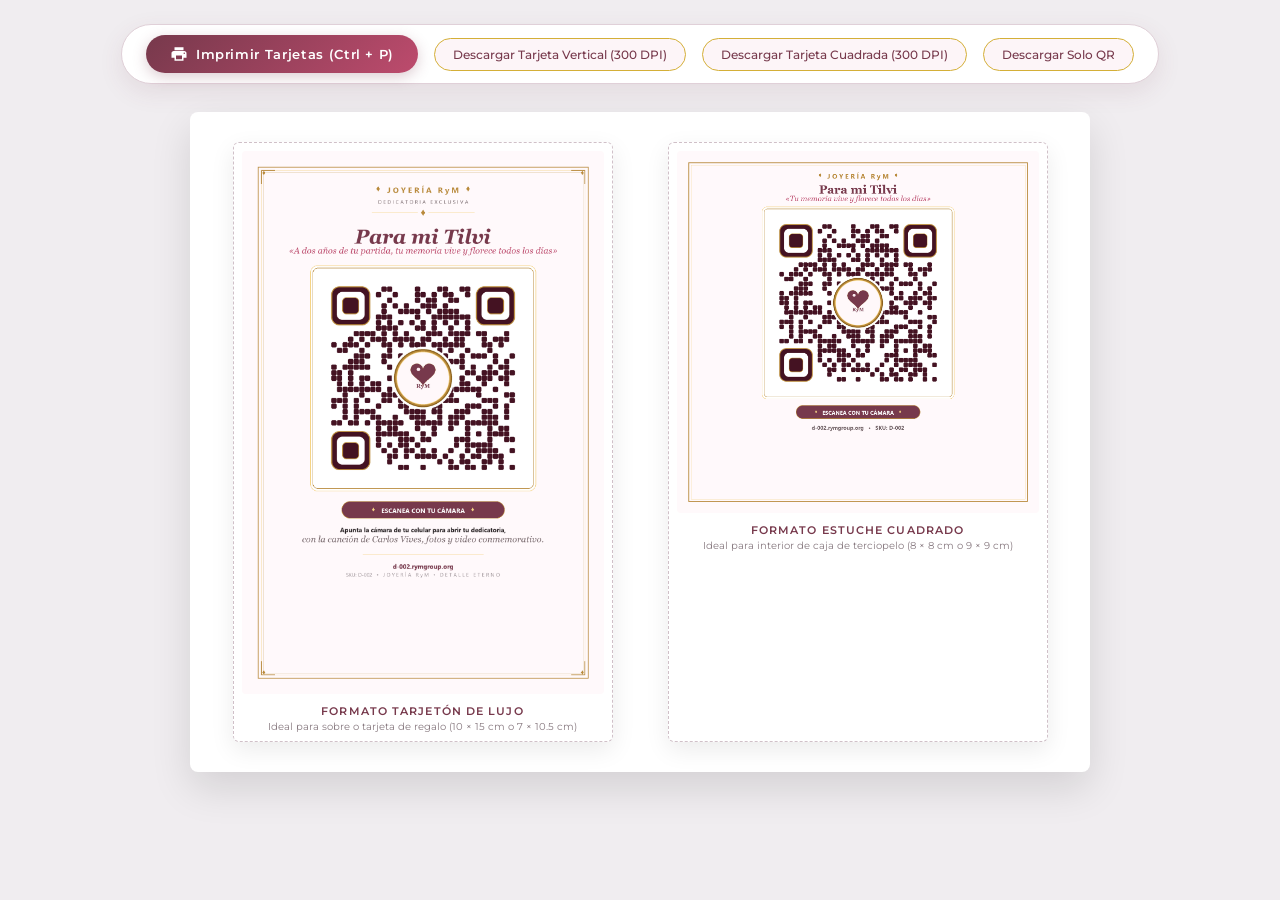
<file: tarjeta-imprimible.html>
<!DOCTYPE html>
<html lang="es">
<head>
  <meta charset="UTF-8" />
  <meta name="viewport" content="width=device-width, initial-scale=1.0" />
  <title>Tarjeta de Detalle Imprimible | Para mi Tilvi • RyM Joyería</title>
  <link rel="preconnect" href="https://fonts.googleapis.com" />
  <link rel="preconnect" href="https://fonts.gstatic.com" crossorigin />
  <link href="https://fonts.googleapis.com/css2?family=Cormorant+Garamond:ital,wght@0,500;0,600;0,700;1,400;1,600&family=Montserrat:wght@300;400;500;600&display=swap" rel="stylesheet" />
  <style>
    :root {
      --gold: #b98a3b;
      --gold-light: #f5d485;
      --berry: #77394c;
      --paper: #fff9fb;
    }

    * {
      box-sizing: border-box;
      margin: 0;
      padding: 0;
    }

    body {
      font-family: 'Montserrat', sans-serif;
      background: #f0edf0;
      color: #2c2628;
      min-height: 100vh;
      padding: 24px 16px;
      display: flex;
      flex-direction: column;
      align-items: center;
    }

    /* Barra de control para impresión (se oculta al imprimir) */
    .toolbar {
      background: #ffffff;
      border: 1px solid #e0d0d8;
      border-radius: 50px;
      padding: 10px 24px;
      margin-bottom: 28px;
      display: flex;
      align-items: center;
      gap: 16px;
      box-shadow: 0 8px 24px rgba(119, 57, 76, 0.1);
      flex-wrap: wrap;
      justify-content: center;
    }

    .btn-print {
      background: linear-gradient(135deg, #77394c 0%, #bd4b6d 100%);
      color: #ffffff;
      border: none;
      padding: 10px 24px;
      border-radius: 25px;
      font-family: 'Montserrat', sans-serif;
      font-size: 13px;
      font-weight: 600;
      letter-spacing: 0.05em;
      cursor: pointer;
      display: inline-flex;
      align-items: center;
      gap: 8px;
      box-shadow: 0 4px 14px rgba(119, 57, 76, 0.25);
      transition: transform 0.2s, box-shadow 0.2s;
    }

    .btn-print:hover {
      transform: translateY(-2px);
      box-shadow: 0 6px 18px rgba(119, 57, 76, 0.35);
    }

    .btn-secondary {
      background: #fdf5f8;
      color: #77394c;
      border: 1px solid #d4af37;
      padding: 8px 18px;
      border-radius: 20px;
      font-size: 12px;
      font-weight: 500;
      text-decoration: none;
      transition: background 0.2s;
    }

    .btn-secondary:hover {
      background: #fae6ee;
    }

    /* Contenedor de la hoja imprimible */
    .sheet {
      background: #ffffff;
      width: 100%;
      max-width: 900px;
      box-shadow: 0 16px 40px rgba(0, 0, 0, 0.12);
      border-radius: 8px;
      padding: 30px;
      display: flex;
      flex-direction: column;
      align-items: center;
    }

    /* Grilla de tarjetas para cortar */
    .cards-grid {
      display: grid;
      grid-template-columns: repeat(auto-fit, minmax(280px, 1fr));
      gap: 30px;
      width: 100%;
      justify-items: center;
    }

    .card-preview {
      width: 100%;
      max-width: 380px;
      border-radius: 6px;
      box-shadow: 0 8px 24px rgba(0, 0, 0, 0.08);
      border: 1px dashed #d0c0c8;
      padding: 8px;
      background: #ffffff;
      text-align: center;
    }

    .card-preview img {
      width: 100%;
      height: auto;
      display: block;
      border-radius: 4px;
    }

    .card-label {
      font-size: 11px;
      color: #77394c;
      font-weight: 600;
      letter-spacing: 0.1em;
      text-transform: uppercase;
      margin-top: 10px;
    }

    .card-dimensions {
      font-size: 10px;
      color: #887a80;
      margin-top: 2px;
    }

    /* Estilos estrictos para impresión */
    @media print {
      body {
        background: #ffffff !important;
        padding: 0 !important;
        margin: 0 !important;
      }

      .toolbar, .no-print {
        display: none !important;
      }

      .sheet {
        box-shadow: none !important;
        border-radius: 0 !important;
        padding: 0 !important;
        max-width: 100% !important;
      }

      .cards-grid {
        grid-template-columns: repeat(2, 1fr) !important;
        gap: 15mm !important;
        padding: 10mm !important;
      }

      .card-preview {
        box-shadow: none !important;
        border: 0.5px dashed #ccc !important;
        page-break-inside: avoid;
        padding: 2mm !important;
      }

      .card-preview img {
        -webkit-print-color-adjust: exact !important;
        print-color-adjust: exact !important;
      }

      .card-label, .card-dimensions {
        display: none !important;
      }
    }
  </style>
</head>
<body>

  <!-- Barra de Herramientas -->
  <header class="toolbar">
    <button class="btn-print" onclick="window.print()">
      <svg width="18" height="18" fill="currentColor" viewBox="0 0 24 24"><path d="M19 8H5c-1.66 0-3 1.34-3 3v6h4v4h12v-4h4v-6c0-1.66-1.34-3-3-3zm-3 11H8v-5h8v5zm3-7c-.55 0-1-.45-1-1s.45-1 1-1 1 .45 1 1-.45 1-1 1zm-1-9H6v4h12V3z"/></svg>
      <span>Imprimir Tarjetas (Ctrl + P)</span>
    </button>
    <a href="assets/tarjeta-detalle-d002-vertical.png" download="tarjeta-detalle-tilvi-vertical.png" class="btn-secondary">
      Descargar Tarjeta Vertical (300 DPI)
    </a>
    <a href="assets/tarjeta-detalle-d002-cuadrada.png" download="tarjeta-detalle-tilvi-cuadrada.png" class="btn-secondary">
      Descargar Tarjeta Cuadrada (300 DPI)
    </a>
    <a href="assets/qr-d002-luxury.png" download="qr-d002-luxury.png" class="btn-secondary">
      Descargar Solo QR
    </a>
  </header>

  <!-- Hoja Imprimible -->
  <main class="sheet">
    <div class="cards-grid">
      <!-- Tarjeta 1: Vertical para Estuche/Sobre -->
      <div class="card-preview">
        <img src="assets/tarjeta-detalle-d002-vertical.png" alt="Tarjeta Vertical de Detalle - Para mi Tilvi" />
        <div class="card-label">Formato Tarjetón de Lujo</div>
        <div class="card-dimensions">Ideal para sobre o tarjeta de regalo (10 × 15 cm o 7 × 10.5 cm)</div>
      </div>

      <!-- Tarjeta 2: Cuadrada para Estuche de Joya -->
      <div class="card-preview">
        <img src="assets/tarjeta-detalle-d002-cuadrada.png" alt="Tarjeta Cuadrada de Estuche - Para mi Tilvi" />
        <div class="card-label">Formato Estuche Cuadrado</div>
        <div class="card-dimensions">Ideal para interior de caja de terciopelo (8 × 8 cm o 9 × 9 cm)</div>
      </div>
    </div>
  </main>

</body>
</html>
</file>
